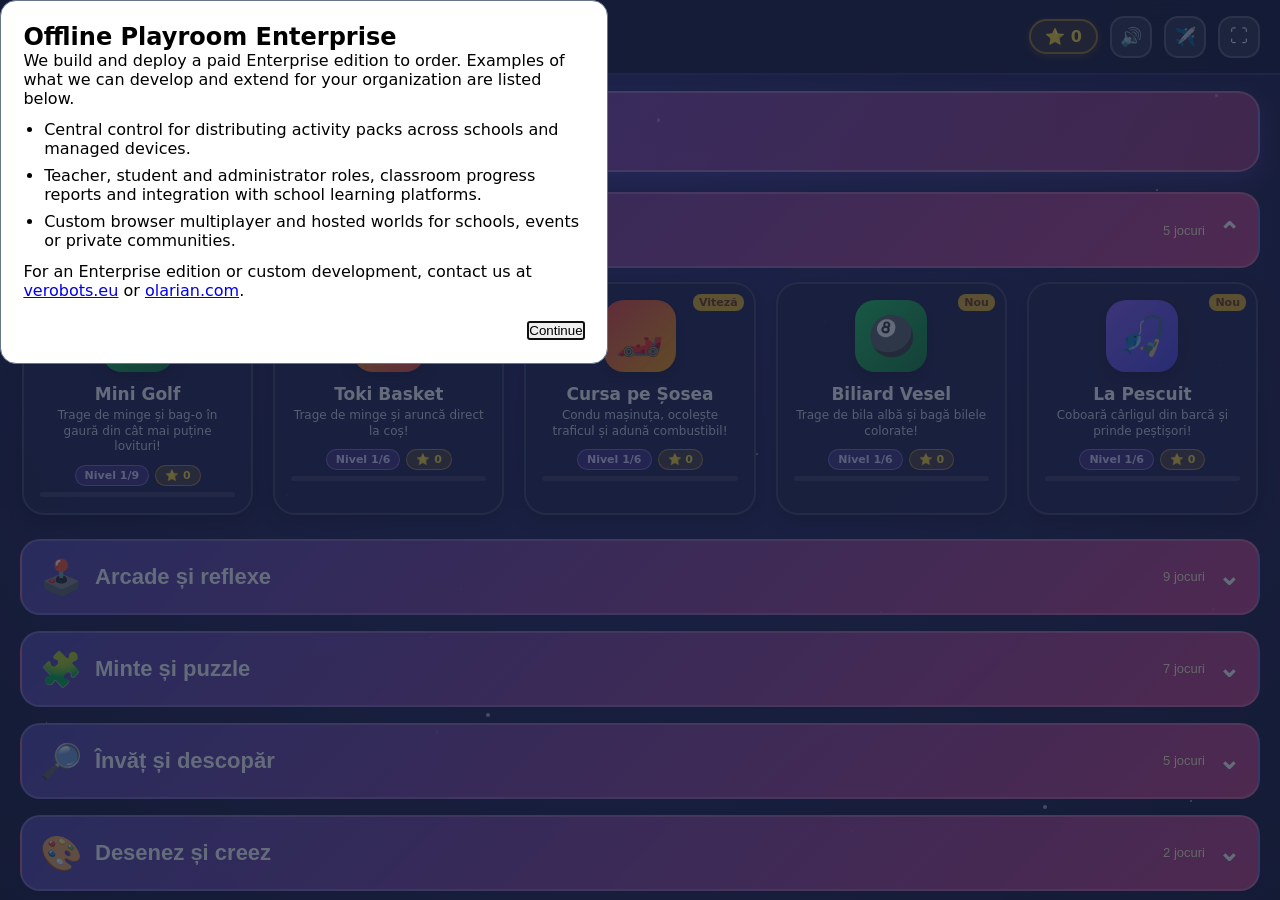
<file: index.html>
<!DOCTYPE html>
<html lang="ro">
<head>
  <meta charset="UTF-8">
  <meta name="viewport" content="width=device-width, initial-scale=1.0, maximum-scale=1.0, user-scalable=no, viewport-fit=cover">
  <meta name="theme-color" content="#181534">
  <meta name="apple-mobile-web-app-capable" content="yes">
  <meta name="apple-mobile-web-app-status-bar-style" content="black-translucent">
  <meta name="apple-mobile-web-app-title" content="Offline Playroom">
  <meta name="description" content="Platformă PWA de jocuri distractive care pot fi jucate offline">
  <title>Offline Playroom 🚀 Jocuri Offline</title>
  
  <link rel="manifest" href="./manifest.webmanifest?v=v0.1.1">
  <link rel="icon" type="image/svg+xml" href="./assets/icon.svg?v=v0.1.1">
  <link rel="apple-touch-icon" href="./assets/icon-192.png?v=v0.1.1">
  <link rel="stylesheet" href="./css/style.css?v=v0.1.1">

</head>
<body>
  <!-- Twinkling stars background -->
  <div class="star-bg"></div>

  <!-- Main Top Header -->
  <header>
    <div class="brand-section">
      <button class="avatar-btn" id="user-avatar-btn" title="Schimbă Avatarul" onclick="window.hub &amp;&amp; window.hub.cycleAvatar()">🚀</button>
      <div class="title-group">
        <h1>OFFLINE PLAYROOM</h1>
        <span class="status-pill" id="network-status">🟢 Gata de Joc (Offline)</span>
      </div>
    </div>
    <div class="stats-section">
      <div class="star-counter" title="Steluțe adunate">
        <span>⭐</span>
        <span id="total-star-count">0</span>
      </div>
      <button class="header-btn" id="sound-toggle-btn" title="Sunet Pornește/Oprește" onclick="window.hub &amp;&amp; window.hub.toggleSound()">🔊</button>
      <button class="header-btn" id="download-all-btn" title="Pregătește jocurile pentru avion" onclick="window.pwaManager &amp;&amp; window.pwaManager.downloadForAirplane()">✈️</button>
      <button class="header-btn" id="fullscreen-btn" title="Ecran Complet" onclick="window.hub &amp;&amp; window.hub.toggleFullscreen()">⛶</button>
    </div>
  </header>

  <!-- App Views Container -->
  <div id="app-container">

    <!-- VIEW 1: Games Hub / Catalog Grid -->
    <div id="hub-view" class="view active">
      <div class="banner-welcome">
        <div>
          <h2>Salut! 🎮 Ce ne jucăm azi?</h2>
          <p>Alege jocul preferat! Toate merg direct în avion, fără internet.</p>
        </div>
      </div>

      <div class="games-grid">
        <!-- 1. Bim Bum Balloon -->
        <div class="game-card" data-game="balloons" onclick="window.hub &amp;&amp; window.hub.launchGame('balloons')">
          <div class="card-icon color-balloons">🎈</div>
          <span class="card-badge">Popular</span>
          <h3>Bim Bum Balloon</h3>
          <p>Sparge baloanele colorate și adună steluțe aurii!</p>
        </div>

        <!-- 2. Toki Arkanoid -->

        <!-- 3. Zoo Animal Puzzle -->
        <div class="game-card" data-game="puzzle" onclick="window.hub &amp;&amp; window.hub.launchGame('puzzle')">
          <div class="card-icon color-puzzle">🦁</div>
          <span class="card-badge">8 poze</span>
          <h3>Puzzle cu Poze</h3>
          <p>Piese adevărate, cu urechi și scobituri, dintr-o poză întreagă!</p>
        </div>

        <!-- 4. Connect Points -->
        <div class="game-card" data-game="dots" onclick="window.hub &amp;&amp; window.hub.launchGame('dots')">
          <div class="card-icon color-dots">✏️</div>
          <span class="card-badge">Desen</span>
          <h3>Unește Punctele</h3>
          <p>Urmează numerele 1, 2, 3 și descoperă desenul ascuns!</p>
        </div>

        <!-- 5. Sushi & Fruit Chop -->
        <div class="game-card" data-game="sushichop" onclick="window.hub &amp;&amp; window.hub.launchGame('sushichop')">
          <div class="card-icon color-sushi">🍉</div>
          <span class="card-badge">Ninja</span>
          <h3>Sushi Chop</h3>
          <p>Taie fructele și sushi-ul din zbor cu degetul ninja!</p>
        </div>

        <!-- 6. Shooting Gallery -->
        <div class="game-card" data-game="shooting" onclick="window.hub &amp;&amp; window.hub.launchGame('shooting')">
          <div class="card-icon color-shooting">🎯</div>
          <span class="card-badge">Tir</span>
          <h3>Shooting Gallery</h3>
          <p>Ochește rățuștele, farfuriile zburătoare și țintele!</p>
        </div>

        <!-- 7. Draw with Finger -->
        <div class="game-card" data-game="drawing" onclick="window.hub &amp;&amp; window.hub.launchGame('drawing')">
          <div class="card-icon color-drawing">🎨</div>
          <span class="card-badge">Creativ</span>
          <h3>Desenează & Colorează</h3>
          <p>Canvas de pictură liberă cu pensule, culori și ștampile!</p>
        </div>

        <!-- 8. Simon Says -->

        <!-- 9. Toki Jetpack -->
        <div class="game-card" data-game="jetpack" onclick="window.hub &amp;&amp; window.hub.launchGame('jetpack')">
          <div class="card-icon color-jetpack">🚀</div>
          <span class="card-badge">Zbor</span>
          <h3>Toki Jetpack</h3>
          <p>Zboară prin spațiu cu jetpack-ul și evită norii!</p>
        </div>

        <!-- 10. Learn Numbers -->
        <div class="game-card" data-game="numbers" onclick="window.hub &amp;&amp; window.hub.launchGame('numbers')">
          <div class="card-icon color-numbers">🔢</div>
          <span class="card-badge">Educație</span>
          <h3>Numără & Învață</h3>
          <p>Numără animăluțele și alege cifra corectă!</p>
        </div>

        <!-- 11. Four in Line -->
        <div class="game-card" data-game="fourinline" onclick="window.hub &amp;&amp; window.hub.launchGame('fourinline')">
          <div class="card-icon color-four">🔴</div>
          <span class="card-badge">Logică</span>
          <h3>4 în Linie</h3>
          <p>Aliniază 4 discuri roșii contra Robotului isteț!</p>
        </div>

        <!-- 12. Find It -->
        <div class="game-card" data-game="findit" onclick="window.hub &amp;&amp; window.hub.launchGame('findit')">
          <div class="card-icon color-findit">🔍</div>
          <span class="card-badge">Detectiv</span>
          <h3>Găsește Obiectul</h3>
          <p>Caută și găsește jucăriile și animalele ascunse!</p>
        </div>

        <!-- 13. Toki Basket -->
        <div class="game-card" data-game="basket" onclick="window.hub &amp;&amp; window.hub.launchGame('basket')">
          <div class="card-icon color-shooting">🏀</div>
          <span class="card-badge">Sport</span>
          <h3>Toki Basket</h3>
          <p>Trage de minge și aruncă direct la coș!</p>
        </div>

        <!-- 14. Crazy Mole -->
        <div class="game-card" data-game="mole" onclick="window.hub &amp;&amp; window.hub.launchGame('mole')">
          <div class="card-icon color-puzzle">🦔</div>
          <span class="card-badge">Reflexe</span>
          <h3>Crazy Mole</h3>
          <p>Atinge animăluțele când scot capul din vizuină!</p>
        </div>

        <!-- 15. Mini Golf -->
        <div class="game-card" data-game="golf" onclick="window.hub &amp;&amp; window.hub.launchGame('golf')">
          <div class="card-icon color-golf">⛳</div>
          <span class="card-badge">12 terenuri</span>
          <h3>Mini Golf</h3>
          <p>Trage de minge și bag-o în gaură din cât mai puține lovituri!</p>
        </div>

        <!-- 16. Labirint -->
        <div class="game-card" data-game="maze" onclick="window.hub &amp;&amp; window.hub.launchGame('maze')">
          <div class="card-icon color-maze">🧭</div>
          <span class="card-badge">Aventură</span>
          <h3>Labirintul Fermecat</h3>
          <p>Adună steluțele și găsește ușa de ieșire!</p>
        </div>

        <!-- 17. Perechi -->
        <div class="game-card" data-game="memory" onclick="window.hub &amp;&amp; window.hub.launchGame('memory')">
          <div class="card-icon color-memory">🃏</div>
          <span class="card-badge">Memorie</span>
          <h3>Perechi</h3>
          <p>Întoarce cartonașele și găsește animalele la fel!</p>
        </div>

        <!-- 18. Cursa -->
        <div class="game-card" data-game="race" onclick="window.hub &amp;&amp; window.hub.launchGame('race')">
          <div class="card-icon color-race">🏎️</div>
          <span class="card-badge">Viteză</span>
          <h3>Cursa pe Șosea</h3>
          <p>Condu mașinuța, ocolește traficul și adună combustibil!</p>
        </div>

        <!-- 19. Șerpișorul -->
        <div class="game-card" data-game="snake" onclick="window.hub &amp;&amp; window.hub.launchGame('snake')">
          <div class="card-icon color-puzzle">🐍</div>
          <span class="card-badge">Nou</span>
          <h3>Șerpișorul Curajos</h3>
          <p>Mănâncă merele și crește. Controlează-l cu săgețile mari!</p>
        </div>
        <div class="game-card" data-game="billiard" onclick="window.hub &amp;&amp; window.hub.launchGame('billiard')">
          <div class="card-icon color-golf">🎱</div><span class="card-badge">Nou</span><h3>Biliard Vesel</h3><p>Trage de bila albă și bagă bilele colorate!</p>
        </div>
        <div class="game-card" data-game="bubble" onclick="window.hub &amp;&amp; window.hub.launchGame('bubble')">
          <div class="card-icon color-balloons">🫧</div><span class="card-badge">Nou</span><h3>Baloane Colorate</h3><p>Țintește și sparge grupurile de baloane!</p>
        </div>
        <div class="game-card" data-game="candies" onclick="window.hub &amp;&amp; window.hub.launchGame('candies')">
          <div class="card-icon color-dots">🍬</div><span class="card-badge">Nou</span><h3>Bomboane Vesele</h3><p>Potrivește 3 bomboane delicioase pe rând!</p>
        </div>
        <div class="game-card" data-game="game2048" onclick="window.hub &amp;&amp; window.hub.launchGame('game2048')">
          <div class="card-icon color-numbers">🔢</div><span class="card-badge">Nou</span><h3>Cifre Magice</h3><p>Unește cifrele egale prin glisare!</p>
        </div>
        <div class="game-card" data-game="fishing" onclick="window.hub &amp;&amp; window.hub.launchGame('fishing')">
          <div class="card-icon color-maze">🎣</div><span class="card-badge">Nou</span><h3>La Pescuit</h3><p>Coboară cârligul din barcă și prinde peștișori!</p>
        </div>
        <div class="game-card" data-game="slider" onclick="window.hub &amp;&amp; window.hub.launchGame('slider')">
          <div class="card-icon color-puzzle">🧩</div><span class="card-badge">Nou</span><h3>Puzzle Glisant</h3><p>Glisează piesele pentru a reface imaginea!</p>
        </div>
        <div class="game-card" data-game="sort" onclick="window.hub &amp;&amp; window.hub.launchGame('sort')">
          <div class="card-icon color-findit">🧺</div><span class="card-badge">Nou</span><h3>Sortare Culori</h3><p>Pune fiecare obiect în coșul lui colorat!</p>
        </div>
        <div class="game-card" data-game="shadows" onclick="window.hub &amp;&amp; window.hub.launchGame('shadows')">
          <div class="card-icon color-memory">👤</div><span class="card-badge">Nou</span><h3>Potrivește Umbrele</h3><p>Trage fiecare animăluț peste umbra lui!</p>
        </div>
        <div class="game-card" data-game="runner" onclick="window.hub &amp;&amp; window.hub.launchGame('runner')">
          <div class="card-icon color-race">🏃</div><span class="card-badge">Nou</span><h3>Fuga în Junglă</h3><p>Aleargă, sari și apleacă-te peste obstacole!</p>
        </div>
        <div class="game-card" data-game="coloring" onclick="window.hub &amp;&amp; window.hub.launchGame('coloring')">
          <div class="card-icon color-drawing">🎨</div><span class="card-badge">Nou</span><h3>Cărți de Colorat</h3><p>Alege culori și umple desenele cu personaje!</p>
        </div>
        <div class="game-card" data-game="pinball" onclick="window.hub &amp;&amp; window.hub.launchGame('pinball')">
          <div class="card-icon color-arkanoid">🎰</div><span class="card-badge">Nou</span><h3>Flipper Neon</h3><p>Lansează bila și acționează paletele!</p>
        </div>
      </div>
    </div>

    <!-- VIEW 2: Active Game Screen -->
    <div id="game-view" class="view">
      <div class="game-header">
        <button class="game-btn btn-danger" id="game-back-btn" onclick="window.hub &amp;&amp; window.hub.exitGame()">⬅️ Meniu</button>
        <div class="game-score-display">
          <span id="game-title-text" style="font-weight: 800; color: #fde047;">Joc</span>
          <div class="score-badge">Scor: <span id="game-current-score">0</span></div>
        </div>
        <button class="game-btn btn-speed" id="game-speed-btn" title="Viteza jocului" onclick="window.hub &amp;&amp; window.hub.cycleSpeed()">🐢 Încet</button>
        <button class="game-btn btn-warning" id="game-restart-btn" title="Reia nivelul curent" onclick="window.hub &amp;&amp; window.hub.restartGame()">🔄 Reia</button>
        <button class="game-btn btn-danger" id="game-reset-lvl-btn" title="Resetează la Nivelul 1" onclick="window.hub &amp;&amp; window.hub.resetToLevelOne()">⏮️ Nivel 1</button>
      </div>
      <div class="game-canvas-container">
        <canvas id="game-canvas" class="game-canvas"></canvas>
      </div>
    </div>

  </div>

  <!-- Win / Victory Celebration Modal -->
  <div class="modal-overlay" id="game-win-modal">
    <div class="modal-card">
      <div class="modal-icon" style="font-size: 64px; margin-bottom: 12px;">🏆</div>
      <h2 id="modal-title">Bravo! 🎉</h2>
      <p id="modal-message">Ai câștigat jocul cu brio!</p>
      <div style="font-size: 32px; font-weight: 900; color: #facc15; margin-bottom: 16px;" id="modal-stars-earned">+3 ⭐</div>
      <div class="modal-actions">
        <button class="game-btn btn-success" id="modal-close-btn" style="padding: 12px 32px; font-size: 18px;" onclick="window.hub &amp;&amp; window.hub.hideModal()">Continuă 🚀</button>
      </div>
    </div>
  </div>

  <!-- PWA Install Banner -->
  <div class="pwa-banner" id="pwa-install-banner">
    <span>📲 Instalează Offline Playroom pe tabletă</span>
    <button class="pwa-install-btn" id="pwa-install-action">Instalează</button>
  </div>

  <!-- Fullscreen Confetti Canvas -->
  <canvas id="confetti-canvas"></canvas>

  <!-- Core Scripts -->
  <script src="./js/audio.js?v=v0.1.1"></script>
  <script src="./js/voice.js?v=v0.1.1"></script>
  <script src="./js/progress.js?v=v0.1.1"></script>
  <script src="./js/settings.js?v=v0.1.1"></script>
  <script src="./js/controls.js?v=v0.1.1"></script>
  <script src="./js/hub.js?v=v0.1.1"></script>
  <script src="./js/pwa.js?v=v0.1.1"></script>

  <!-- Game Modules -->
  <script src="./js/games/balloons.js?v=v0.1.1"></script>
  <script src="./js/games/puzzle.js?v=v0.1.1"></script>
  <script src="./js/games/dots.js?v=v0.1.1"></script>
  <script src="./js/games/sushichop.js?v=v0.1.1"></script>
  <script src="./js/games/shooting.js?v=v0.1.1"></script>
  <script src="./js/games/drawing.js?v=v0.1.1"></script>
  <script src="./js/games/jetpack.js?v=v0.1.1"></script>
  <script src="./js/games/numbers.js?v=v0.1.1"></script>
  <script src="./js/games/fourinline.js?v=v0.1.1"></script>
  <script src="./js/games/findit.js?v=v0.1.1"></script>
  <script src="./js/games/basket.js?v=v0.1.1"></script>
  <script src="./js/games/mole.js?v=v0.1.1"></script>
  <script src="./js/games/golf.js?v=v0.1.1"></script>
  <script src="./js/games/maze.js?v=v0.1.1"></script>
  <script src="./js/games/memory.js?v=v0.1.1"></script>
  <script src="./js/games/race.js?v=v0.1.1"></script>
  <script src="./js/games/snake.js?v=v0.1.1"></script>
  <script src="./js/games/billiard.js?v=v0.1.1"></script>
  <script src="./js/games/bubble.js?v=v0.1.1"></script>
  <script src="./js/games/candies.js?v=v0.1.1"></script>
  <script src="./js/games/game2048.js?v=v0.1.1"></script>
  <script src="./js/games/fishing.js?v=v0.1.1"></script>
  <script src="./js/games/slider.js?v=v0.1.1"></script>
  <script src="./js/games/sort.js?v=v0.1.1"></script>
  <script src="./js/games/shadows.js?v=v0.1.1"></script>
  <script src="./js/games/runner.js?v=v0.1.1"></script>
  <script src="./js/games/coloring.js?v=v0.1.1"></script>
  <script src="./js/games/pinball.js?v=v0.1.1"></script>
<style>
  #enterprise-intro { width: min(38rem, calc(100vw - 2rem)); max-height: 90vh; padding: 1.4rem; border-radius: 1rem; border: 1px solid #68768b; background: Canvas; color: CanvasText; }
  #enterprise-intro::backdrop { background: #142138a8; }
  #enterprise-intro ul { padding-inline-start: 1.3rem; margin-block: .75rem; }
  #enterprise-intro li + li { margin-block-start: .5rem; }
  #enterprise-intro a { color: LinkText; text-decoration: underline; }
  #enterprise-intro form { text-align: right; margin-block-start: 1.25rem; }
</style>
<dialog id="enterprise-intro" aria-labelledby="enterprise-heading"><h2 id="enterprise-heading">Offline Playroom Enterprise</h2><p>We build and deploy a paid Enterprise edition to order. Examples of what we can develop and extend for your organization are listed below.</p><ul><li>Central control for distributing activity packs across schools and managed devices.</li><li>Teacher, student and administrator roles, classroom progress reports and integration with school learning platforms.</li><li>Custom browser multiplayer and hosted worlds for schools, events or private communities.</li></ul><p>For an Enterprise edition or custom development, contact us at <a href="https://verobots.eu/" target="_blank" rel="noopener noreferrer">verobots.eu</a> or <a href="https://olarian.com/" target="_blank" rel="noopener noreferrer">olarian.com</a>.</p><form method="dialog"><button type="submit" autofocus>Continue</button></form></dialog>
<script type="module" src="./js/enterprise.js"></script>
</body>
</html>
</file>
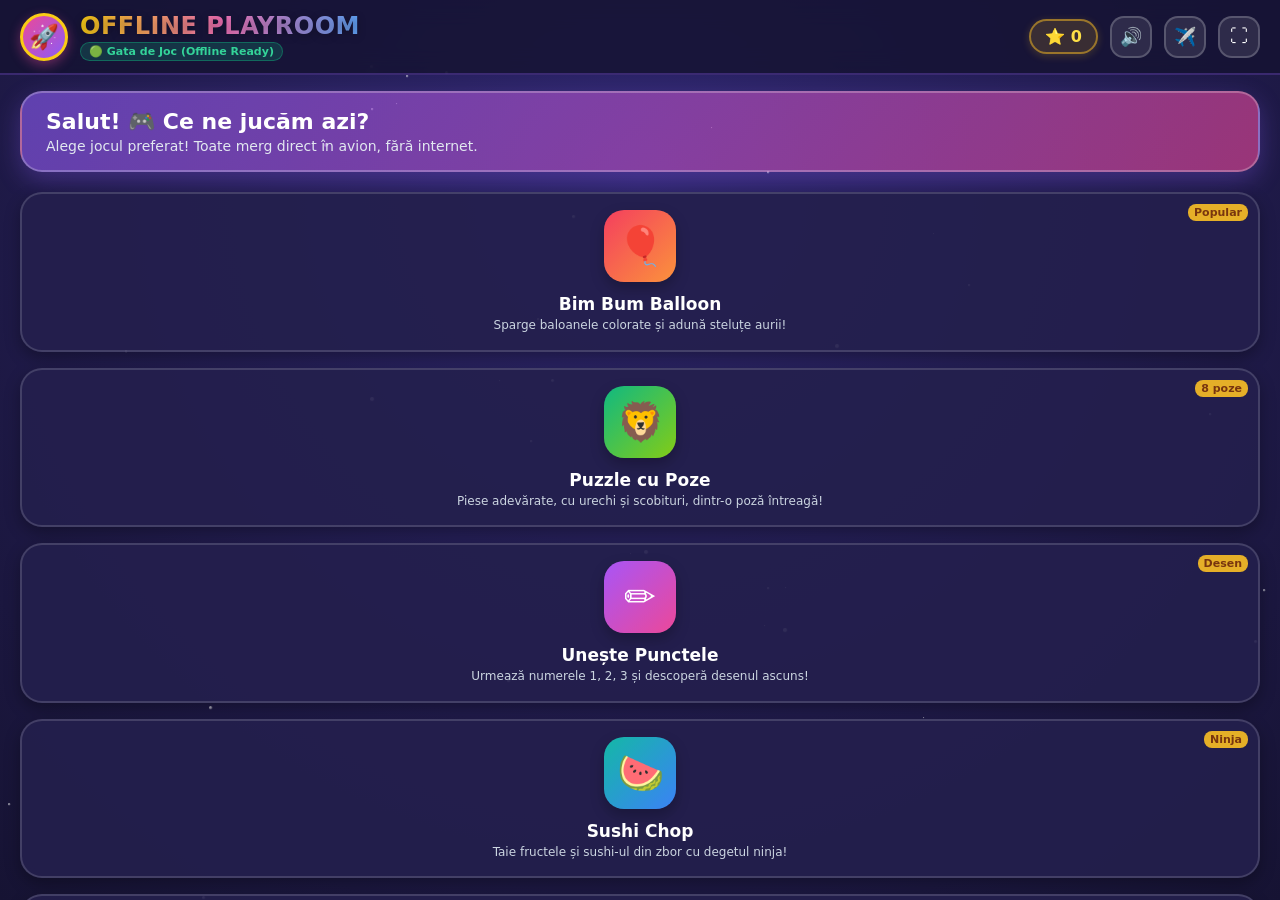
<file: reset.html>
<!DOCTYPE html>
<html lang="ro">
<head>
  <meta charset="UTF-8">
  <meta name="viewport" content="width=device-width, initial-scale=1.0">
  <title>Offline Playroom — Reparare</title>
  <style>
    body { margin:0; min-height:100vh; display:flex; align-items:center; justify-content:center;
           background:#181534; color:#fff; font-family:system-ui,sans-serif; text-align:center; padding:24px; }
    .box { max-width:420px; }
    h1 { font-size:22px; margin:0 0 12px; color:#facc15; }
    p { color:#cbd5e1; line-height:1.5; }
  </style>
</head>
<body>
  <div class="box">
    <div style="font-size:56px">🧹</div>
    <h1>Curăț memoria jocurilor…</h1>
    <p id="msg">Un moment, te duc înapoi la jocuri.</p>
  </div>
  <script>
  // Pagina asta NU se afla in cache-ul vechi, deci ajunge mereu proaspata de pe server.
  // De aici stergem service worker-ul si cache-urile blocate, apoi reintram curat in aplicatie.
  (async () => {
    const msg = document.getElementById('msg');
    try {
      if ('serviceWorker' in navigator) {
        const regs = await navigator.serviceWorker.getRegistrations();
        await Promise.all(regs.filter((r) => r.scope === new URL('./', location.href).href).map((r) => r.unregister()));
      }
      if (window.caches) {
        const keys = await caches.keys();
        await Promise.all(keys.filter((k) => k.startsWith(`offline-playroom:${new URL('./', location.href).href}:`)).map((k) => caches.delete(k)));
      }
    } catch (e) {
      msg.textContent = 'Curățenia a dat eroare: ' + e.message;
    }
    location.replace('./?fresh=' + Date.now());
  })();
  </script>
</body>
</html>
</file>
<file: css/style.css>
/* Offline Playroom CSS Stylesheet */
:root {
  /* Amprenta de versiune: index.html o citeste si, daca nu se potriveste, curata
     singur cache-ul si reincarca. Se schimba la fiecare deploy, odata cu sw.js. */
  --build: "v0.1.0";
  --bg-primary: #181534;
  --bg-card: rgba(36, 32, 77, 0.9);
  --bg-card-hover: rgba(56, 50, 115, 0.98);
  --accent-purple: #8b5cf6;
  --accent-pink: #ec4899;
  --accent-yellow: #fbbf24;
  --accent-green: #10b981;
  --accent-blue: #3b82f6;
  --accent-cyan: #06b6d4;
  --accent-orange: #f97316;
  --accent-red: #ef4444;
  --text-primary: #ffffff;
  --text-secondary: #cbd5e1;
  --border-radius: 22px;
  --font-family: 'Fredoka', 'Quicksand', 'Nunito', system-ui, -apple-system, sans-serif;
}

* {
  box-sizing: border-box;
  margin: 0;
  padding: 0;
  -webkit-tap-highlight-color: transparent;
  user-select: none;
  -webkit-user-select: none;
}

html, body {
  width: 100%;
  height: 100%;
  overflow: hidden;
  background: var(--bg-primary);
  color: var(--text-primary);
  font-family: var(--font-family);
  touch-action: manipulation;
}

body {
  display: flex;
  flex-direction: column;
  background: radial-gradient(circle at 50% 20%, #2e266d 0%, #161333 100%);
  position: relative;
}

/* Background animated stars */
.star-bg {
  position: absolute;
  top: 0;
  left: 0;
  width: 100%;
  height: 100%;
  pointer-events: none !important;
  overflow: hidden;
  z-index: 0;
}

.star {
  position: absolute;
  background: white;
  border-radius: 50%;
  opacity: 0.6;
  pointer-events: none !important;
  animation: twinkle 3s infinite ease-in-out;
}

@keyframes twinkle {
  0%, 100% { opacity: 0.2; transform: scale(0.8); }
  50% { opacity: 0.9; transform: scale(1.2); }
}

/* App Header */
header {
  display: flex;
  align-items: center;
  justify-content: space-between;
  padding: 12px 20px;
  background: rgba(22, 19, 51, 0.85);
  backdrop-filter: blur(12px);
  border-bottom: 2px solid rgba(139, 92, 246, 0.3);
  z-index: 20;
  flex-shrink: 0;
}

.brand-section {
  display: flex;
  align-items: center;
  gap: 12px;
}

.avatar-btn {
  background: linear-gradient(135deg, #ec4899, #8b5cf6);
  border: 3px solid #facc15;
  border-radius: 50%;
  width: 48px;
  height: 48px;
  display: flex;
  align-items: center;
  justify-content: center;
  font-size: 24px;
  cursor: pointer;
  box-shadow: 0 4px 12px rgba(236, 72, 153, 0.4);
  transition: transform 0.2s;
  touch-action: manipulation;
}

.avatar-btn:active {
  transform: scale(0.92);
}

.title-group h1 {
  font-size: 24px;
  font-weight: 800;
  background: linear-gradient(to right, #facc15, #f472b6, #60a5fa);
  -webkit-background-clip: text;
  -webkit-text-fill-color: transparent;
  text-shadow: 0 2px 8px rgba(0, 0, 0, 0.3);
  letter-spacing: 0.5px;
}

.title-group .status-pill {
  display: inline-flex;
  align-items: center;
  gap: 5px;
  font-size: 11px;
  background: rgba(16, 185, 129, 0.2);
  color: #34d399;
  border: 1px solid rgba(16, 185, 129, 0.4);
  padding: 2px 8px;
  border-radius: 12px;
  font-weight: 600;
}

.stats-section {
  display: flex;
  align-items: center;
  gap: 12px;
}

.star-counter {
  display: flex;
  align-items: center;
  gap: 6px;
  background: rgba(251, 191, 36, 0.15);
  border: 2px solid rgba(251, 191, 36, 0.5);
  padding: 6px 14px;
  border-radius: 20px;
  font-size: 16px;
  font-weight: 800;
  color: #fde047;
  box-shadow: 0 2px 8px rgba(251, 191, 36, 0.2);
}

.header-btn {
  background: rgba(255, 255, 255, 0.1);
  border: 2px solid rgba(255, 255, 255, 0.2);
  color: white;
  width: 42px;
  height: 42px;
  border-radius: 14px;
  display: flex;
  align-items: center;
  justify-content: center;
  font-size: 18px;
  cursor: pointer;
  transition: all 0.2s;
  touch-action: manipulation;
}

.header-btn:active {
  transform: scale(0.9);
  background: rgba(255, 255, 255, 0.25);
}

/* Views Container */
#app-container {
  flex: 1;
  position: relative;
  overflow: hidden;
  display: flex;
  flex-direction: column;
  z-index: 10;
  width: 100%;
  height: 100%;
}

.view {
  position: absolute;
  top: 0;
  left: 0;
  width: 100%;
  height: 100%;
  display: none !important;
  pointer-events: none !important;
  flex-direction: column;
  background: transparent;
}

.view.active {
  display: flex !important;
  pointer-events: auto !important;
}

/* Hub / Game List View */
#hub-view {
  overflow-y: auto !important;
  overflow-x: hidden;
  padding: 16px 20px 80px 20px;
  -webkit-overflow-scrolling: touch !important;
  touch-action: pan-y !important;
  width: 100%;
  height: 100%;
}

.banner-welcome {
  background: linear-gradient(135deg, rgba(139, 92, 246, 0.6), rgba(236, 72, 153, 0.6));
  border: 2px solid rgba(255, 255, 255, 0.25);
  border-radius: var(--border-radius);
  padding: 16px 24px;
  margin-bottom: 20px;
  display: flex;
  align-items: center;
  justify-content: space-between;
  box-shadow: 0 8px 24px rgba(139, 92, 246, 0.3);
}

.banner-welcome h2 {
  font-size: 22px;
  font-weight: 800;
  margin-bottom: 4px;
}

.banner-welcome p {
  font-size: 14px;
  color: #e2e8f0;
}

.games-grid {
  display: flex;
  flex-direction: column;
  gap: 16px;
  padding-bottom: 40px;
}

.category-section { width: 100%; }
.category-title {
  width: 100%; min-height: 76px; padding: 12px 18px; display: flex; align-items: center;
  gap: 13px; color: white; cursor: pointer; border: 2px solid rgba(255,255,255,.2);
  border-radius: 20px; background: linear-gradient(135deg, rgba(86,69,178,.92), rgba(214,64,139,.88));
  font-size: 22px; text-align: left; touch-action: manipulation;
}
.category-title > span { font-size: 34px; }
.category-title small { margin-left: auto; font-size: 13px; color: #fef3c7; }
.category-title b { font-size: 26px; transition: transform .2s; }
.category-section.open .category-title b { transform: rotate(180deg); }
.category-games { display: none; grid-template-columns: repeat(auto-fill, minmax(180px, 1fr)); gap: 16px; padding: 14px 2px 8px; }
.category-section.open .category-games { display: grid; }

@media (min-width: 768px) {
  .category-games {
    grid-template-columns: repeat(auto-fill, minmax(220px, 1fr));
    gap: 20px;
  }
}

.game-card {
  background: var(--bg-card);
  border: 2px solid rgba(255, 255, 255, 0.15);
  border-radius: var(--border-radius);
  padding: 16px;
  display: flex;
  flex-direction: column;
  align-items: center;
  text-align: center;
  cursor: pointer;
  position: relative;
  overflow: hidden;
  transition: transform 0.15s cubic-bezier(0.34, 1.56, 0.64, 1), box-shadow 0.15s, border-color 0.15s;
  box-shadow: 0 6px 16px rgba(0, 0, 0, 0.3);
  touch-action: manipulation;
  pointer-events: auto !important;
}

.game-card:active {
  transform: scale(0.95);
  background: var(--bg-card-hover);
}

.game-card:hover {
  background: var(--bg-card-hover);
  border-color: rgba(251, 191, 36, 0.6);
  box-shadow: 0 10px 24px rgba(139, 92, 246, 0.35);
}

.card-icon {
  width: 72px;
  height: 72px;
  border-radius: 20px;
  display: flex;
  align-items: center;
  justify-content: center;
  font-size: 38px;
  margin-bottom: 12px;
  box-shadow: 0 6px 14px rgba(0, 0, 0, 0.25);
  transition: transform 0.2s;
  pointer-events: none;
}

.game-card:hover .card-icon {
  transform: scale(1.08) rotate(3deg);
}

.game-card h3 {
  font-size: 17px;
  font-weight: 800;
  margin-bottom: 4px;
  color: #ffffff;
  pointer-events: none;
}

.game-card p {
  font-size: 12px;
  color: var(--text-secondary);
  line-height: 1.3;
  pointer-events: none;
}

.card-badge {
  position: absolute;
  top: 10px;
  right: 10px;
  background: rgba(251, 191, 36, 0.9);
  color: #78350f;
  font-size: 11px;
  font-weight: 800;
  padding: 2px 6px;
  border-radius: 8px;
  pointer-events: none;
}

/* Individual card colors */
.color-balloons { background: linear-gradient(135deg, #f43f5e, #fb923c); }
.color-arkanoid { background: linear-gradient(135deg, #3b82f6, #06b6d4); }
.color-puzzle   { background: linear-gradient(135deg, #10b981, #84cc16); }
.color-dots     { background: linear-gradient(135deg, #a855f7, #ec4899); }
.color-shooting { background: linear-gradient(135deg, #f59e0b, #ef4444); }
.color-drawing  { background: linear-gradient(135deg, #ec4899, #8b5cf6); }
.color-sushi    { background: linear-gradient(135deg, #14b8a6, #3b82f6); }
.color-simon    { background: linear-gradient(135deg, #eab308, #10b981); }
.color-jetpack  { background: linear-gradient(135deg, #6366f1, #d946ef); }
.color-numbers  { background: linear-gradient(135deg, #0ea5e9, #10b981); }
.color-four     { background: linear-gradient(135deg, #ef4444, #f59e0b); }
.color-findit   { background: linear-gradient(135deg, #8b5cf6, #06b6d4); }
.color-golf     { background: linear-gradient(135deg, #22c55e, #15803d); }
.color-maze     { background: linear-gradient(135deg, #8b5cf6, #4f46e5); }
.color-memory   { background: linear-gradient(135deg, #f472b6, #7c3aed); }
.color-race     { background: linear-gradient(135deg, #ef4444, #f59e0b); }

/* Insigna de progres de pe fiecare card: la ce nivel a ajuns si cate steluțe are */
.card-progress {
  display: flex;
  align-items: center;
  flex-wrap: wrap;
  gap: 6px;
  margin-top: 10px;
  width: 100%;
  justify-content: center;
  pointer-events: none;
}

.card-progress .chip {
  font-size: 11px;
  font-weight: 800;
  padding: 3px 9px;
  border-radius: 12px;
  white-space: nowrap;
}

.chip-level {
  background: rgba(139, 92, 246, 0.3);
  border: 1px solid rgba(167, 139, 250, 0.6);
  color: #ddd6fe;
}

.chip-stars {
  background: rgba(251, 191, 36, 0.2);
  border: 1px solid rgba(251, 191, 36, 0.55);
  color: #fde047;
}

.card-bar {
  display: block;
  width: 100%;
  height: 5px;
  border-radius: 4px;
  background: rgba(255, 255, 255, 0.12);
  overflow: hidden;
}

.card-bar i {
  display: block;
  height: 100%;
  border-radius: 4px;
  background: linear-gradient(to right, #34d399, #facc15);
}

/* Game View & Screen */
#game-view {
  background: #110e2b;
}

.game-header {
  display: flex;
  align-items: center;
  justify-content: space-between;
  padding: 10px 16px;
  background: rgba(22, 19, 51, 0.95);
  border-bottom: 2px solid rgba(255, 255, 255, 0.1);
  flex-shrink: 0;
  z-index: 25;
}

.game-btn {
  display: inline-flex;
  align-items: center;
  gap: 8px;
  background: linear-gradient(135deg, #6366f1, #8b5cf6);
  border: 2px solid rgba(255, 255, 255, 0.2);
  color: white;
  padding: 8px 16px;
  border-radius: 16px;
  font-size: 15px;
  font-weight: 700;
  cursor: pointer;
  box-shadow: 0 4px 10px rgba(99, 102, 241, 0.3);
  transition: all 0.2s;
  touch-action: manipulation;
  pointer-events: auto !important;
}

.game-btn:active {
  transform: scale(0.92);
}

.game-btn.btn-danger {
  background: linear-gradient(135deg, #ef4444, #dc2626);
}

.game-btn.btn-success {
  background: linear-gradient(135deg, #10b981, #059669);
}

.game-btn.btn-speed {
  background: linear-gradient(135deg, #0ea5e9, #0369a1);
}

.game-btn.btn-warning {
  background: linear-gradient(135deg, #f59e0b, #d97706);
  color: #78350f;
}

.game-score-display {
  display: flex;
  align-items: center;
  gap: 12px;
}

.score-badge {
  background: rgba(0, 0, 0, 0.4);
  border: 2px solid rgba(251, 191, 36, 0.4);
  padding: 6px 14px;
  border-radius: 16px;
  font-size: 16px;
  font-weight: 800;
  color: #facc15;
}

.game-canvas-container {
  flex: 1;
  width: 100%;
  height: 100%;
  position: relative;
  display: flex;
  align-items: center;
  justify-content: center;
  overflow: hidden;
  touch-action: none;
}

canvas.game-canvas {
  width: 100%;
  height: 100%;
  display: block;
  touch-action: none;
}

/* Modals and Overlays */
.modal-overlay {
  position: fixed;
  top: 0;
  left: 0;
  width: 100%;
  height: 100%;
  background: rgba(10, 8, 30, 0.85);
  backdrop-filter: blur(8px);
  display: none;
  align-items: center;
  justify-content: center;
  z-index: 100;
  padding: 20px;
}

.modal-overlay.active {
  display: flex !important;
}

.modal-card {
  background: linear-gradient(135deg, #261f5a, #1b1642);
  border: 3px solid #8b5cf6;
  border-radius: 28px;
  padding: 28px 24px;
  width: 100%;
  max-width: 440px;
  text-align: center;
  box-shadow: 0 16px 40px rgba(0, 0, 0, 0.6);
  position: relative;
  animation: popIn 0.3s cubic-bezier(0.34, 1.56, 0.64, 1);
}

@keyframes popIn {
  from { transform: scale(0.8); opacity: 0; }
  to { transform: scale(1); opacity: 1; }
}

.modal-card h2 {
  font-size: 26px;
  font-weight: 900;
  margin-bottom: 8px;
  background: linear-gradient(to right, #facc15, #f472b6);
  -webkit-background-clip: text;
  -webkit-text-fill-color: transparent;
}

.modal-card p {
  color: var(--text-secondary);
  font-size: 15px;
  margin-bottom: 20px;
}

.modal-actions {
  display: flex;
  gap: 12px;
  justify-content: center;
  margin-top: 20px;
}

/* Install PWA Floating Banner */
.pwa-banner {
  position: fixed;
  bottom: 20px;
  left: 50%;
  transform: translateX(-50%);
  background: linear-gradient(135deg, #ec4899, #8b5cf6);
  border: 2px solid #facc15;
  border-radius: 30px;
  padding: 10px 20px;
  display: none;
  align-items: center;
  gap: 12px;
  box-shadow: 0 8px 24px rgba(236, 72, 153, 0.5);
  z-index: 50;
  animation: floatBanner 2s infinite ease-in-out;
}

.pwa-banner.active {
  display: flex !important;
}

@keyframes floatBanner {
  0%, 100% { transform: translate(-50%, 0); }
  50% { transform: translate(-50%, -6px); }
}

.pwa-banner span {
  font-weight: 700;
  font-size: 14px;
}

.pwa-install-btn {
  background: #facc15;
  color: #78350f;
  border: none;
  padding: 6px 14px;
  border-radius: 20px;
  font-weight: 800;
  font-size: 13px;
  cursor: pointer;
  touch-action: manipulation;
}

/* Confetti particles canvas */
#confetti-canvas {
  position: fixed;
  top: 0;
  left: 0;
  width: 100%;
  height: 100%;
  pointer-events: none !important;
  z-index: 200;
}

.touch-dot {
  position: fixed; width: 30px; height: 30px; margin: -15px 0 0 -15px;
  border-radius: 50%; background: rgba(255,255,255,.7); pointer-events: none; z-index: 300;
  animation: touch-pulse .35s ease-out forwards;
}
@keyframes touch-pulse { to { transform: scale(2.2); opacity: 0; } }
</file>
